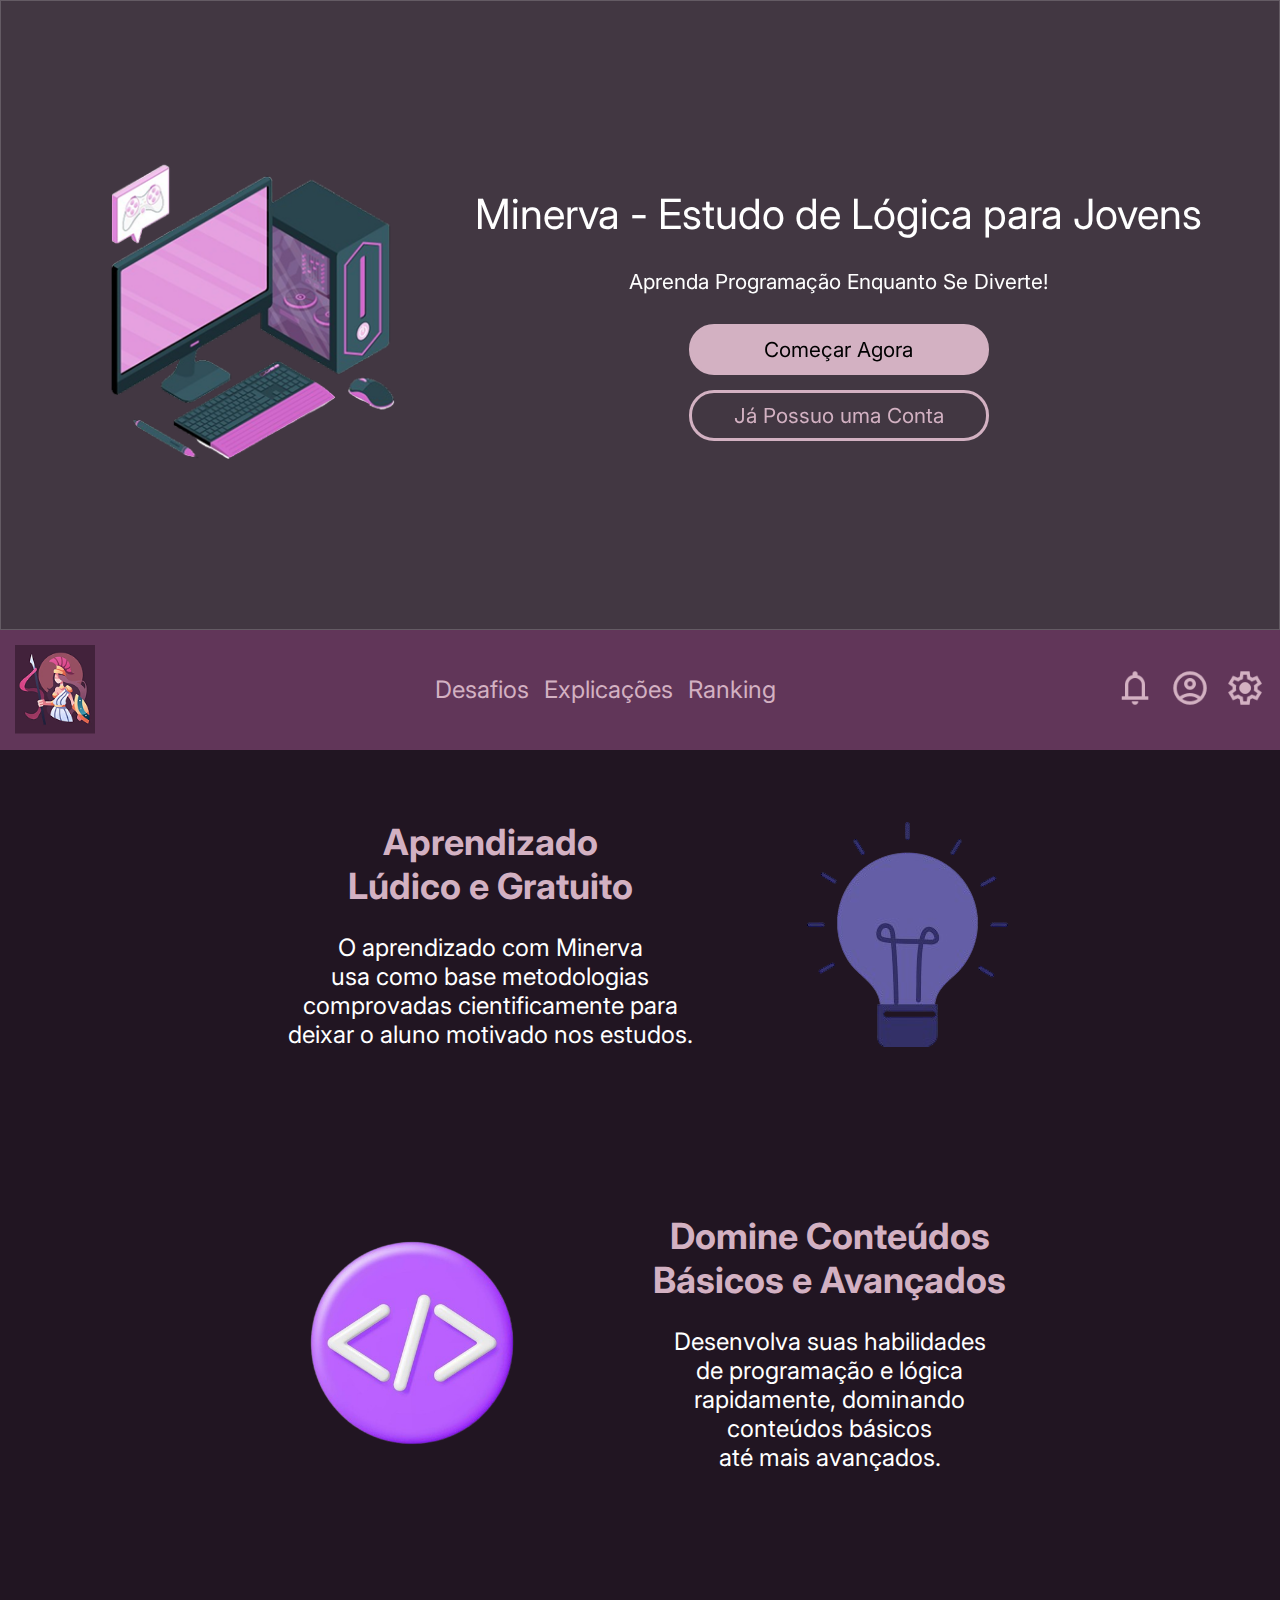
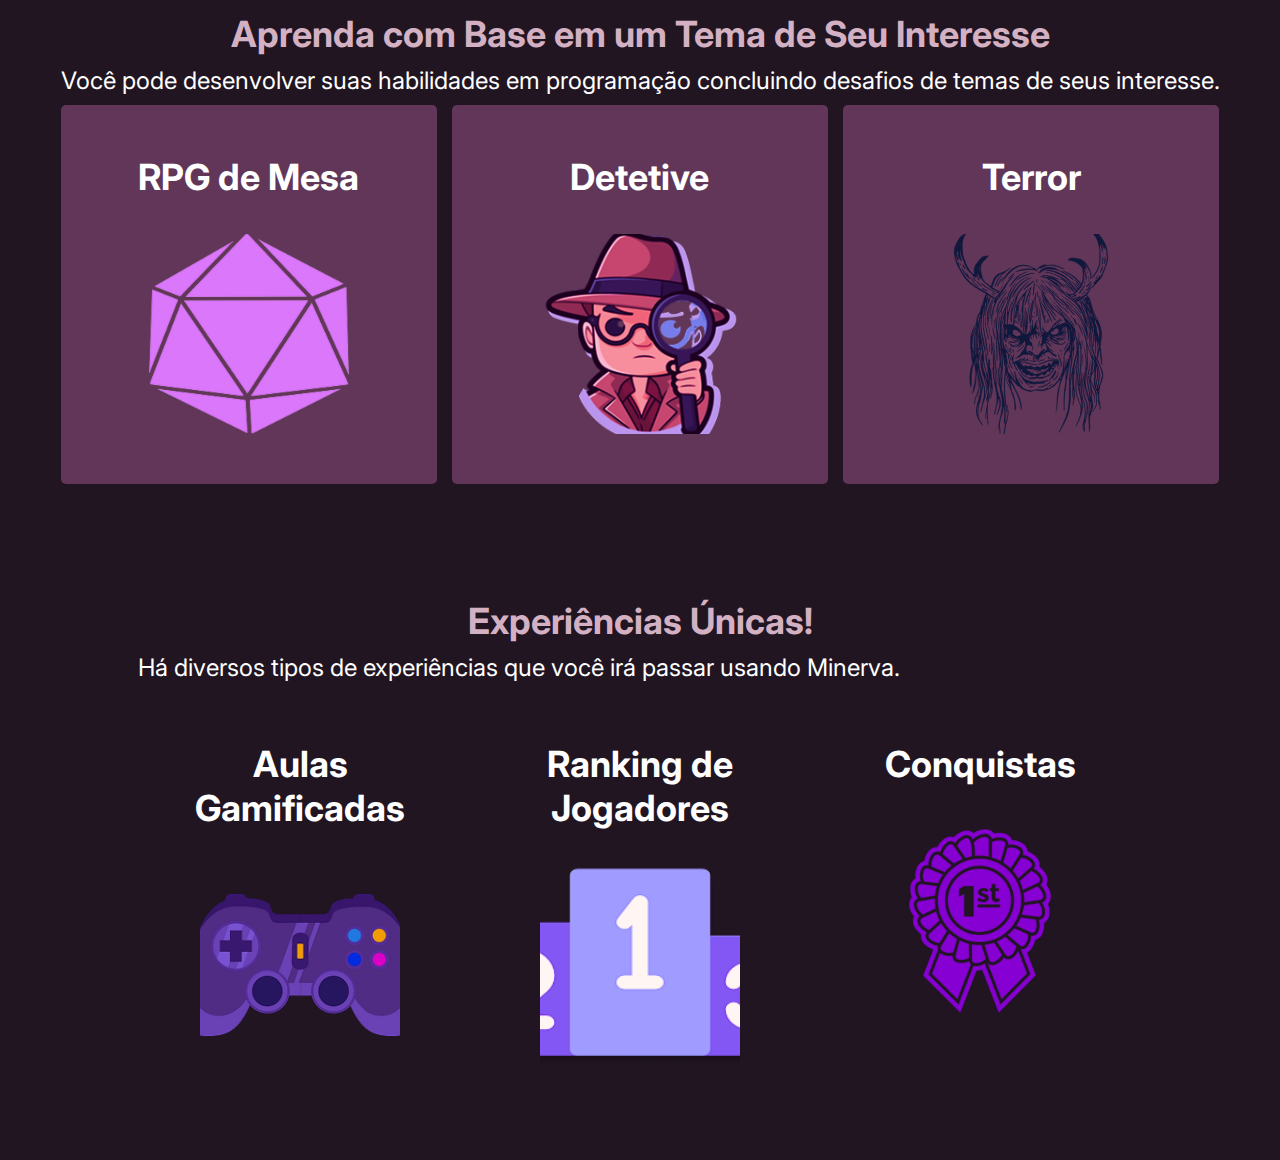
<file: index.html>
<!DOCTYPE html>
<html lang="pt-br">
<head>
    <meta charset="UTF-8">
    <meta name="viewport" content="width=device-width, initial-scale=1.0">
    <title>Minerva</title>
    <link rel="stylesheet" href="style.css">
    <link rel="stylesheet" href="media-query.css">
    <script src="script.js" type="module"></script>
</head>
<body>
    <section class="hero">
        <img src="assets/pc.png" alt="">
        <div class="hero-options">
            <h1>Minerva - Estudo de Lógica para Jovens</h1>
            <p>Aprenda Programação Enquanto Se Diverte!</p>
            <div class="buttons">
                <a href="pages/register.html" class="button">Começar Agora</a>
                <a href="pages/login.html" class="button second-button">Já Possuo uma Conta</a>
            </div>
        </div>
    </section>
    <header class="main-header">
        <img src="assets/minerva.png" alt="Minerva - Deusa Romana do Conhecimento" class="logo">
        <nav class="main-nav">
            <a href="">Desafios</a>
            <a href="">Explicações</a>
            <a href="">Ranking</a>
        </nav>
        <div class="icons">
            <button aria-label="Notificações">
                <img src="assets/notifications.png" alt="Ícone de notificações">
            </button>
            <a href="#">
                <img src="assets/account.png" alt="Ícone de perfil">
            </a>
            <button aria-label="Configurações">
                <img src="assets/settings.png" alt="Ícone de configurações">
            </button>
            <button class="button-menu" aria-label="Abrir menu">
                <img src="assets//menu.png" alt="Ícone de menu">
            </button>
        </div>
        <nav class="menu closed">
            <a href="">Desafios</a>
            <a href="">Explicações</a>
            <a href="">Ranking</a>
            <a href="">Notificações</a>
            <a href="">Perfil</a>
            <a href="">Configurações</a>
        </nav>
    </header>
    <main class="main">
        <section class="section-model">
            <div class="section-model-info">
                <h2>Aprendizado Lúdico e Gratuito</h2>
                <p>O aprendizado com Minerva usa como base metodologias comprovadas cientificamente para deixar o aluno motivado nos estudos.</p>
            </div>
            <img src="assets/lampada1.png" alt="">
        </section>
        <section class="section-model invert-sm">
            <img src="assets/programacao.png" alt="">
            <div class="section-model-info">
                <h2>Domine Conteúdos Básicos e Avançados</h2>
                <p>Desenvolva suas habilidades de programação e lógica rapidamente, dominando conteúdos básicos até mais avançados.</p>
            </div>
        </section>
        <section class="section-figure">
            <h2>Aprenda com Base em um Tema de Seu Interesse</h2>
            <p>Você pode desenvolver suas habilidades em programação concluindo desafios de temas de seus interesse.</p>
            <div class="figures figures-color">
                <figure>
                    <figcaption>RPG de Mesa</figcaption>
                    <img src="assets/d20.png" alt="Dado de 20 Lados">
                </figure>
                <figure>
                    <figcaption>Detetive</figcaption>
                    <img src="assets/image 4.png" alt="Detetive">
                </figure>
                <figure>
                    <figcaption>Terror</figcaption>
                    <img src="assets/image.png" alt="Monstro">
                </figure>
            </div>
        </section>
        <section class="section-figure">
            <h2>Experiências Únicas!</h2>
            <p>Há diversos tipos de experiências que você irá passar usando Minerva.</p>
            <div class="figures">
                <figure>
                    <figcaption>Aulas Gamificadas</figcaption>
                    <img src="assets/control.png" alt="Controle de Video-Game">
                </figure>
                <figure>
                    <figcaption>Ranking de Jogadores</figcaption>
                    <img src="assets/podium.png" alt="Pódio">
                </figure>
                <figure>
                    <figcaption>Conquistas</figcaption>
                    <img src="assets/medal.png" alt="Medalha">
                </figure>
            </div>
        </section>
    </main>
    <div class="backdrop"></div>
</body>
</html>
</file>
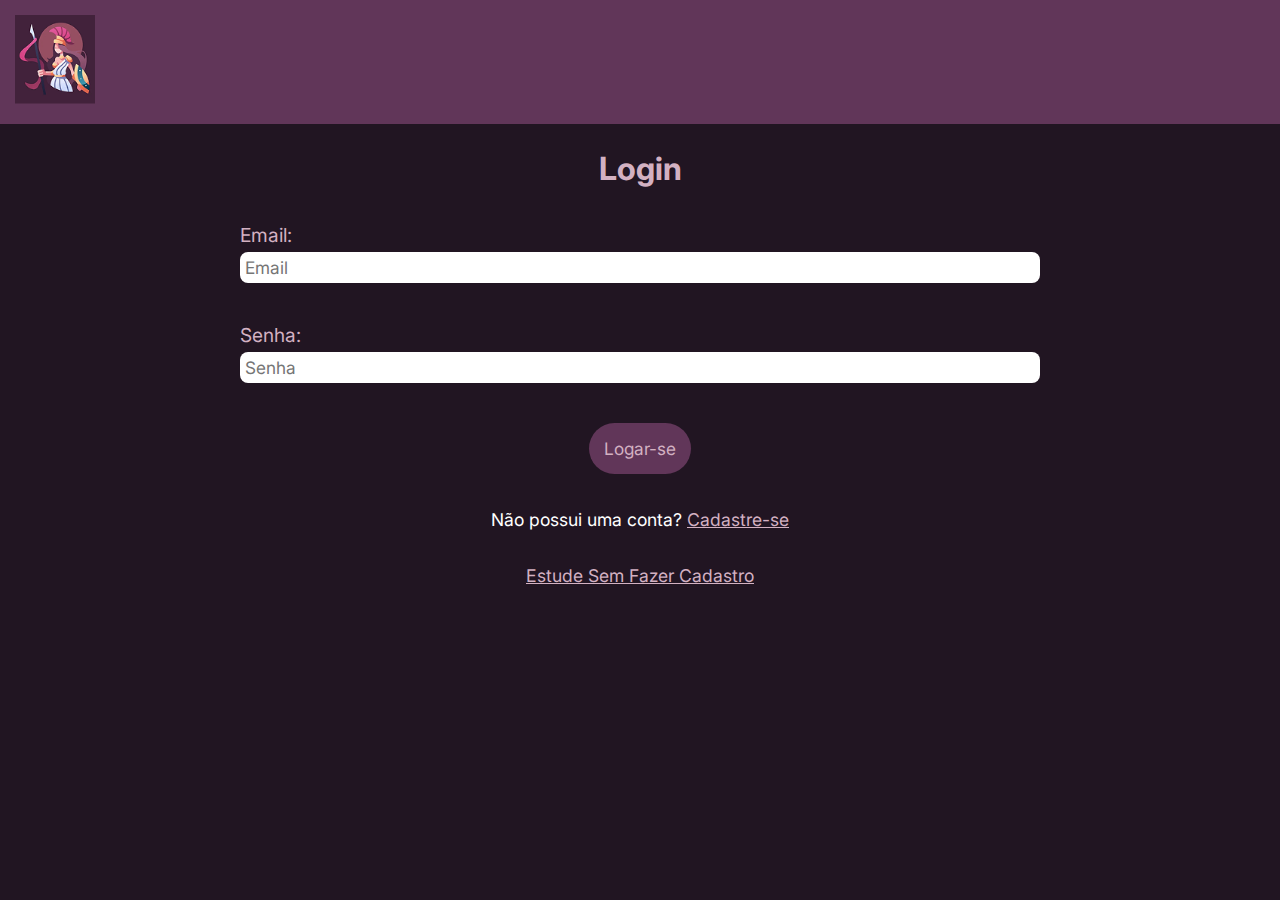
<file: pages/login.html>
<!DOCTYPE html>
<html lang="pt-br">
<head>
    <meta charset="UTF-8">
    <meta name="viewport" content="width=device-width, initial-scale=1.0">
    <link rel="stylesheet" href="../style.css">
    <link rel="stylesheet" href="../media-query.css">
    <title>Login - Minerva</title>
</head>
<body>
    <header class="main-header">
        <a href="../index.html">
            <img src="../assets/minerva.png" alt="Minerva - Deusa Romana do Conhecimento" class="logo">
        </a>
    </header>
    <main class="main-login">
        <h1>Login</h1>
        <form class="form-login">
            <div class="div-input">
                <label for="email">Email:</label>
                <input type="email" id="email" name="email" placeholder="Email">
            </div>
            <div class="div-input">
                <label for="password">Senha:</label>
                <input type="password" id="password" name="password" placeholder="Senha">
            </div>
            <button type="submit" class="submit-button">Logar-se</button>
        </form>
        <div class="form-links">Não possui uma conta? <a href="register.html">Cadastre-se</a></div>
        <div class="form-links">
            <a href="">Estude Sem Fazer Cadastro</a>
        </div>
    </main>
</body>
</html>
</file>
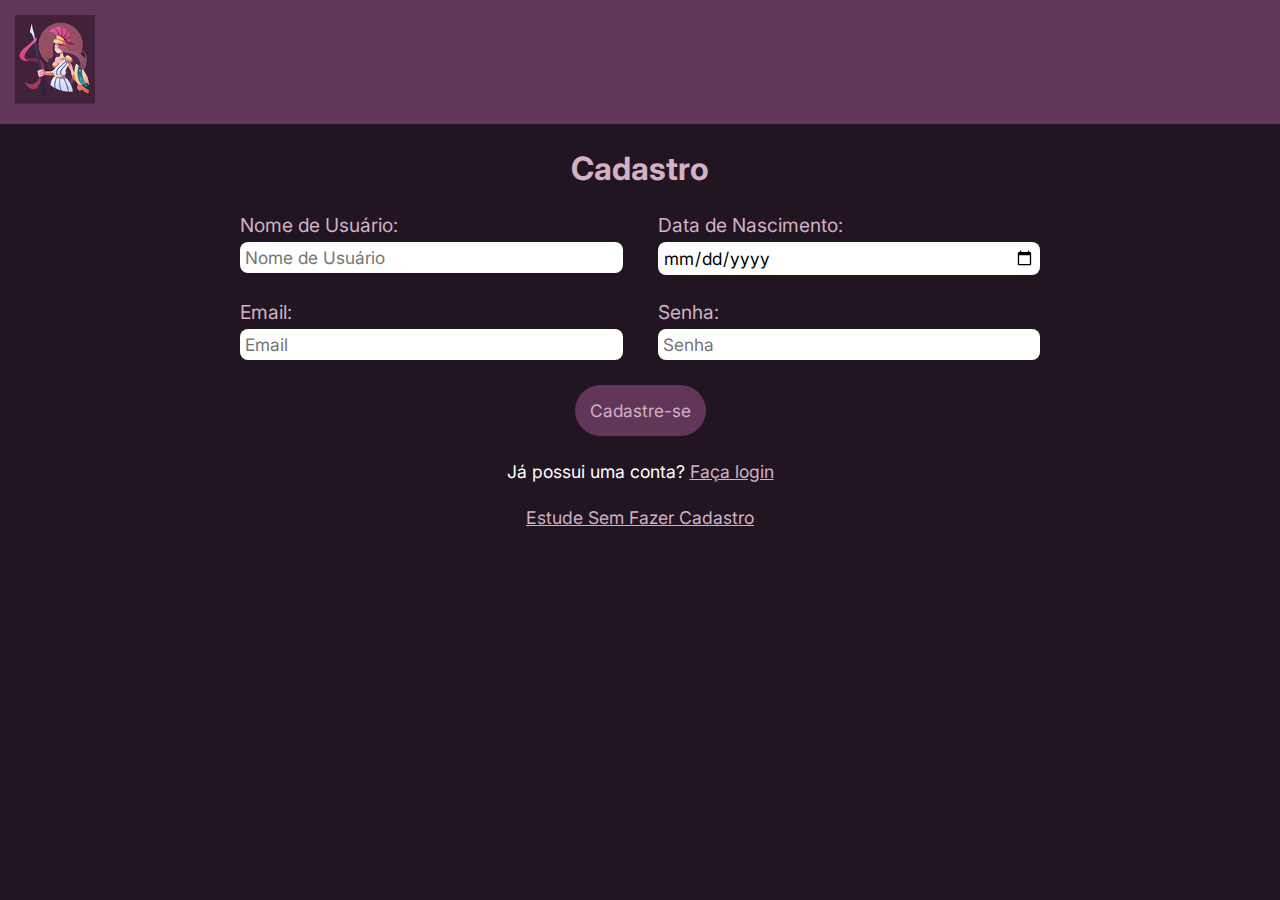
<file: pages/register.html>
<!DOCTYPE html>
<html lang="pt-br">
<head>
    <meta charset="UTF-8">
    <meta name="viewport" content="width=device-width, initial-scale=1.0">
    <link rel="stylesheet" href="../style.css">
    <link rel="stylesheet" href="../media-query.css">
    <title>Cadastro - Minerva</title>
</head>
<body>
    <header class="main-header">
        <a href="../index.html">
            <img src="../assets/minerva.png" alt="Minerva - Deusa Romana do Conhecimento" class="logo">
        </a>
    </header>
    <main class="main-register">
        <h1>Cadastro</h1>
        <form class="form-register">
            <div class="div-inputs">
                <div class="div-input">
                    <label for="username">Nome de Usuário:</label>
                    <input type="text" id="username" name="username" placeholder="Nome de Usuário">
                </div>
                <div class="div-input">
                    <label for="birthdate">Data de Nascimento:</label>
                    <input type="date" id="birthdate" name="birthdate">
                </div>
            </div>
            <div class="div-inputs">
                <div class="div-input">
                    <label for="email">Email:</label>
                    <input type="email" id="email" name="email" placeholder="Email">
                </div>
                <div class="div-input">
                    <label for="password">Senha:</label>
                    <input type="password" id="password" name="password" placeholder="Senha">
                </div>
            </div>
            <button type="submit" class="submit-button">Cadastre-se</button>
        </form>
        <div class="form-links">Já possui uma conta? <a href="login.html">Faça login</a></div>
        <div class="form-links">
            <a href="">Estude Sem Fazer Cadastro</a>
        </div>
    </main>
</body>
</html>
</file>
<file: style.css>
@import url('https://fonts.googleapis.com/css2?family=Inter:ital,opsz,wght@0,14..32,100..900;1,14..32,100..900&display=swap');

* {
    margin: 0;
    padding: 0;
    box-sizing: border-box;
    font-family: "Inter", sans-serif;
    font-size: 62,5%;
}

img {
    font-size: 0.9em;
}

body {
    background-color: #211522;
    display: flex;
    flex-direction: column;
}

.hero {
    display: flex;
    justify-content: space-evenly;
    align-items: center;
    text-align: center;
    font-size: 1.3em;
    padding: 30px;
    min-height: 70vh;

    background: rgba(255, 255, 255, 0.15);
    backdrop-filter: blur(4px);
    -webkit-backdrop-filter: blur(4px);
    border: 1px solid rgba(255, 255, 255, 0.18);
}

.hero img {
    width: 30%;
    max-width: 350px;
}

.hero-options {
    display: flex;
    flex-direction: column;
    gap: 30px;
    color: white;
    align-items: center;

    & h1 {
        font-weight: normal;
    }

}

.buttons {
    display: flex;
    flex-direction: column;
    gap: 15px;
}

.button {
    color: black;
    background-color: #D3B1C2;
    border: 3px solid #D3B1C2;
    border-radius: 25px;
    width: 300px;
    padding: 10px;
    text-decoration: none;
    transition: .4s;
    &:hover {
        transform: scale(1.05);
    }
}

.second-button {
    background-color: transparent;
    color: #D3B1C2;
}

.main-header {
    background-color: #613659;
    display: flex;
    justify-content: space-between;
    align-items: center;
    padding: 15px;
    position: sticky;
    top: 0;
    z-index: 1;
}

.logo {
    width: 80px;
}

.main-nav {
    display: flex;
    font-size: 1.5em;
    gap: 15px;

    & a {
        color: #D3B1C2;
        text-decoration: none;

        &:hover {
            text-decoration: underline;
        }
    }
}

.icons {
    display: flex;
    gap: 15px;

    & button {
        background-color: transparent;
        border: none;
        cursor: pointer;
    }

    & img {
        max-width: 40px;
    }
}

.button-menu {
    display: none;
}

.menu {
    position: absolute;
    top: 100%;
    right: 0;
    display: flex;
    flex-direction: column;
    background-color: #613659;
    padding: 10px;
    gap: 8px;
    font-size: 1.2em;
    box-shadow: 150px -15px 8px rgba(0, 0, 0, 0.363);

    & a {
        color: #D3B1C2;
        text-decoration: none;
    }

    &.closed {
        display: none;
    }
}

.main {
    display: flex;
    flex-direction: column;
    gap: 75px;
    align-items: center;
    padding: 25px;
    text-wrap: balance;

    color: white;
    font-size: 1.5em;
}

.main section {
    padding: 20px;
}

.section-model {
    text-align: center;
    display: flex;
    justify-content: center;
    max-width: 800px;
    align-items: center;
    gap: 75px;
}

.main :is(h2, h3) {
    color: #D3B1C2;
    text-align: center;
}

.section-model img {
    width: 40%;
}

.section-model-info {
    display: flex;
    flex-direction: column;
    gap: 25px;
    padding: 25px 0;
}

.section-figure {
    display: flex;
    flex-direction: column;
    gap: 10px;
}

.figures {
    display: flex;
    gap: 15px;
}

.figures figure {
    flex: 1;
    display: flex;
    flex-direction: column;
    gap: 5px;
    align-items: center;
    padding: 50px 15px;
    font-size: 1.5em;
    font-weight: bold;
    text-align: center;
    gap: 35px;
    
    & img {
        max-width: 200px;
        width: 70%;
        aspect-ratio: 1/1;
        object-fit: cover;
    }
}

.figures-color figure {
    background-color: #613659;
    border-radius: 5px;
}

.backdrop {
    width: 100vw;
    height: 100vh;
    height: 100svh;
    position: fixed;
    display: none;
}

.main-register, .main-login {
    display: flex;
    flex-direction: column;
    align-items: center;
    padding: 25px;
    color: #D3B1C2;
    gap: 25px;
}

.main-login {
    gap: 35px;
}

.form-register, .form-login {
    display: flex;
    flex-direction: column;
    gap: 25px;
    font-size: 1.2em;
    max-width: 800px;
    width: 100%;
}

.form-login {
    gap: 40px;
}

:is(.form-register, .form-login) input {
    font-size: 0.9em;
    padding: 5px;
    border: none;
    border-radius: 8px;
}

.div-inputs {
    display: flex;
    gap: 35px;
}

.div-input {
    display: flex;
    flex-direction: column;
    flex: 1;
    gap: 5px;
}

.submit-button {
    background-color: #613659;
    color: #D3B1C2;
    font-size: 0.9em;
    border: none;
    padding: 15px;
    align-self: center;
    border-radius: 35px;
}

.form-links {
    font-size: 1.1em;
    color: white;
    & a {
        color: #D3B1C2;
    }
}
</file>
<file: media-query.css>
@media screen and (width < 992px) {
    .hero {
        font-size: 1.1em;
    }
    .main {
        font-size: 1.2em;
        gap: 5px;
    }
}

@media screen and (width < 768px) {
    .logo {
        width: 60px;
    }
    .main-nav {
        font-size: 1.3em;
    }
    .icons img {
        max-width: 30px;
    }
    .section-model {
        gap: 5px;
        flex-direction: column;
    }
    .invert-sm {
        flex-direction: column-reverse;
    }
    .figures figure {
        font-size: 1.2em;
        padding: 15px 5px;
    }
}

@media screen and (width < 576px) {
    .hero img {
        display: none;
    }
    .main-nav {
        display: none;
    }
    .icons :is(button, a):not(:is(.button-menu)) {
        display: none;
    }
    .main-header {
        padding: 8px;
    }
    .logo {
        width: 50px;
    }
    .button-menu {
        display: block;
    }
    .main {
        font-size: 1.2em;
    }
    .figures-color figure {
        padding: 20px 15px;
        font-size: 1.2em;
        gap: 15px;
        
        & img {
            width: 100%;
        }
    }
    .div-inputs {
        flex-direction: column;
    }
}

@media screen and (width < 500px) {
    .figures-color figure {
        font-size: .7em;
        & img {
            width: 50px !important;
        }
    }

    .figures:not(.figures-color) figure {
        font-size: .7em;
    }
}
</file>
